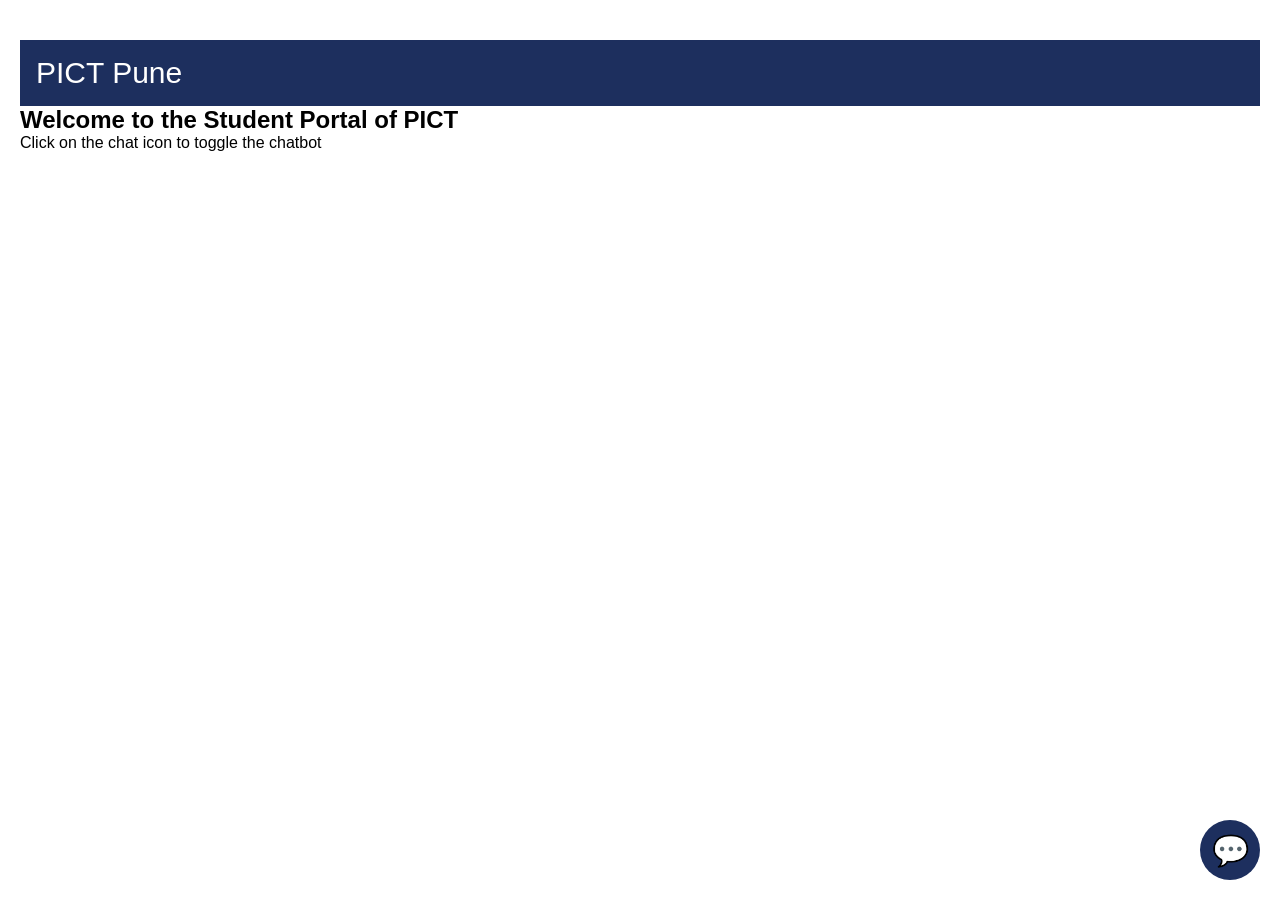
<file: chatbot/index.html>
<!DOCTYPE html>
<html>

<head>
    <title>PICT Student Portal</title>
    <meta charset="UTF-8">
    <link rel="stylesheet" href="style.css">
</head>

<body>
    <header>
        PICT Pune
    </header>
    <main>
        <h2>Welcome to the Student Portal of PICT</h2>
        <p>Click on the chat icon to toggle the chatbot</p>
    </main>

    <button id="chat-toggle" onclick="togglechat()">💬</button>

    <div id="chat-window" class="hidden">
        <div class="chat-header">
            <span>PICT assistant</span>
            <button onclick="togglechat()">x</button>
        </div>

        <div id="chat-messages"></div>

        <div class="chat-input-area">
            <input id="user-input" type="text" placeholder="Ask something...">
            <button onclick="handleSend()">Send</button>
        </div>
    </div>

    <script src="script.js"></script>
</body>

</html>
</file>
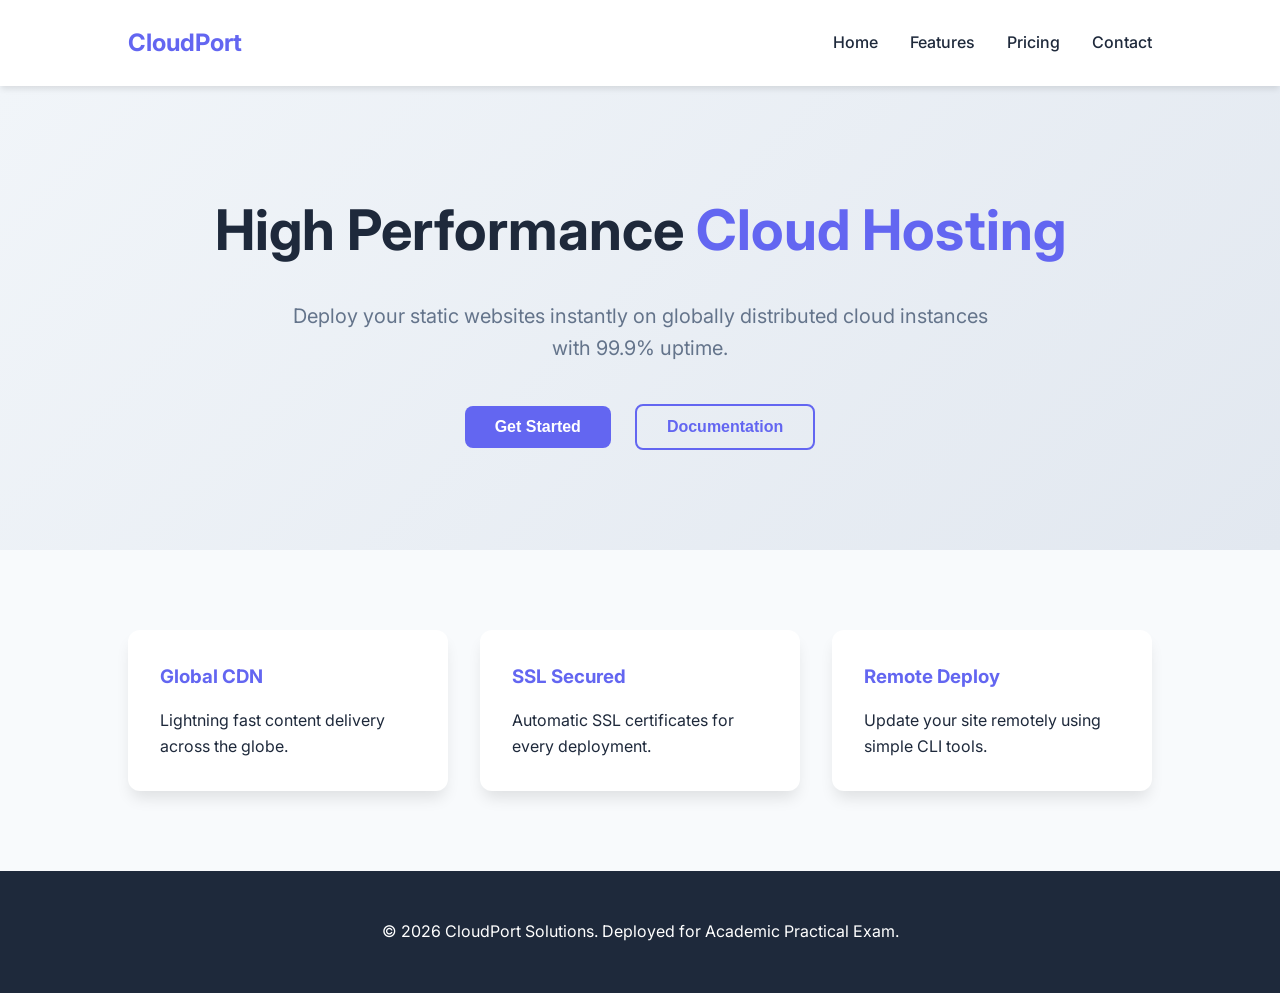
<file: mern/cc-static-website/website/index.html>
<!DOCTYPE html>
<html lang="en">
<head>
    <meta charset="UTF-8">
    <meta name="viewport" content="width=device-width, initial-scale=1.0">
    <title>Cloud Hosting | Premium Static Site</title>
    <link rel="stylesheet" href="style.css">
</head>
<body>
    <header>
        <nav>
            <div class="logo">CloudPort</div>
            <ul>
                <li><a href="#">Home</a></li>
                <li><a href="#">Features</a></li>
                <li><a href="#">Pricing</a></li>
                <li><a href="#">Contact</a></li>
            </ul>
        </nav>
    </header>

    <main>
        <section class="hero">
            <h1>High Performance <span class="accent">Cloud Hosting</span></h1>
            <p>Deploy your static websites instantly on globally distributed cloud instances with 99.9% uptime.</p>
            <div class="cta-buttons">
                <button class="primary-btn">Get Started</button>
                <button class="secondary-btn">Documentation</button>
            </div>
        </section>

        <section class="features">
            <div class="feature-card">
                <h3>Global CDN</h3>
                <p>Lightning fast content delivery across the globe.</p>
            </div>
            <div class="feature-card">
                <h3>SSL Secured</h3>
                <p>Automatic SSL certificates for every deployment.</p>
            </div>
            <div class="feature-card">
                <h3>Remote Deploy</h3>
                <p>Update your site remotely using simple CLI tools.</p>
            </div>
        </section>
    </main>

    <footer>
        <p>&copy; 2026 CloudPort Solutions. Deployed for Academic Practical Exam.</p>
    </footer>
</body>
</html>
</file>
<file: chatbot/style.css>
* {
    box-sizing: border-box;
    margin: 0;
    padding: 0;
    font-family: sans-serif;
}

body {
    background: white;
    padding: 20px;
}

header {
    background: rgb(29, 47, 94);
    color: white;
    padding: 1rem;
    margin-top: 20px;
    font-size: 30px;
}

#chat-toggle {
    position: fixed;
    bottom: 20px;
    right: 20px;
    width: 60px;
    height: 60px;
    border-radius: 50%;
    background: rgb(29, 47, 94);
    font-size: 30px;
    border: none;
    color: white;
}

#chat-window {
    position: fixed;
    bottom: 90px;
    right: 20px;
    width: 300px;
    height: 400px;
    background: rgb(229, 225, 225);
    border: 1px solid black;
    display: flex;
    flex-direction: column;
    box-shadow: 0 5px 15px black;
}

.hidden {
    display: none !important;
}

.chat-header {
    background: rgb(29, 47, 94);
    padding: 10px;
    color: white;
    display: flex;
    justify-content: space-between;
}

#chat-messages {
    display: flex;
    flex-direction: column;
    overflow-y: auto;
    flex: 1;
    padding: 10px;
    gap: 10px;
}

.msg {
    padding: 8px 12px;
    border-radius: 10px;
    max-width: 80%;
    font-size: 14px;

}

.bot {
    background: rgb(188, 228, 208);
    align-self: flex-start;
    color: black;
}

.user {
    background: white;
    align-self: flex-end;
    color: black;
}

.chat-input-area {
    display: flex;
    border-top: 1px solid #ccc;
    justify-content: space-between;
}

.chat-input-area button {
    padding: 10px;
    background: rgb(29, 47, 94);
    color: white;
}

#chat-input {
    flex: 1;
    padding: 10px;
}
</file>
<file: mern/cc-static-website/website/style.css>
@import url('https://fonts.googleapis.com/css2?family=Inter:wght@300;400;600;700&display=swap');

:root {
    --primary: #6366f1;
    --secondary: #4f46e5;
    --dark: #1e293b;
    --light: #f8fafc;
    --accent: #10b981;
}

* {
    margin: 0;
    padding: 0;
    box-sizing: border-box;
}

body {
    font-family: 'Inter', sans-serif;
    background-color: var(--light);
    color: var(--dark);
    line-height: 1.6;
}

header {
    background: white;
    padding: 1.5rem 10%;
    box-shadow: 0 4px 6px -1px rgba(0, 0, 0, 0.1);
    position: sticky;
    top: 0;
    z-index: 100;
}

nav {
    display: flex;
    justify-content: space-between;
    align-items: center;
}

.logo {
    font-size: 1.5rem;
    font-weight: 700;
    color: var(--primary);
}

nav ul {
    display: flex;
    list-style: none;
}

nav ul li {
    margin-left: 2rem;
}

nav ul li a {
    text-decoration: none;
    color: var(--dark);
    font-weight: 500;
    transition: color 0.3s;
}

nav ul li a:hover {
    color: var(--primary);
}

.hero {
    text-align: center;
    padding: 100px 10%;
    background: linear-gradient(135deg, #f1f5f9 0%, #e2e8f0 100%);
}

.hero h1 {
    font-size: 3.5rem;
    margin-bottom: 1.5rem;
    color: var(--dark);
}

.accent {
    color: var(--primary);
}

.hero p {
    font-size: 1.25rem;
    color: #64748b;
    max-width: 700px;
    margin: 0 auto 2.5rem;
}

.cta-buttons button {
    padding: 12px 30px;
    font-size: 1rem;
    font-weight: 600;
    border-radius: 8px;
    cursor: pointer;
    transition: all 0.3s;
    margin: 0 10px;
}

.primary-btn {
    background: var(--primary);
    color: white;
    border: none;
}

.primary-btn:hover {
    background: var(--secondary);
    transform: translateY(-2px);
}

.secondary-btn {
    background: transparent;
    border: 2px solid var(--primary);
    color: var(--primary);
}

.secondary-btn:hover {
    background: var(--primary);
    color: white;
}

.features {
    display: grid;
    grid-template-columns: repeat(auto-fit, minmax(300px, 1fr));
    gap: 2rem;
    padding: 80px 10%;
}

.feature-card {
    background: white;
    padding: 2rem;
    border-radius: 12px;
    box-shadow: 0 10px 15px -3px rgba(0, 0, 0, 0.1);
    transition: transform 0.3s;
}

.feature-card:hover {
    transform: translateY(-5px);
}

.feature-card h3 {
    margin-bottom: 1rem;
    color: var(--primary);
}

footer {
    text-align: center;
    padding: 3rem;
    background: var(--dark);
    color: white;
}
</file>
